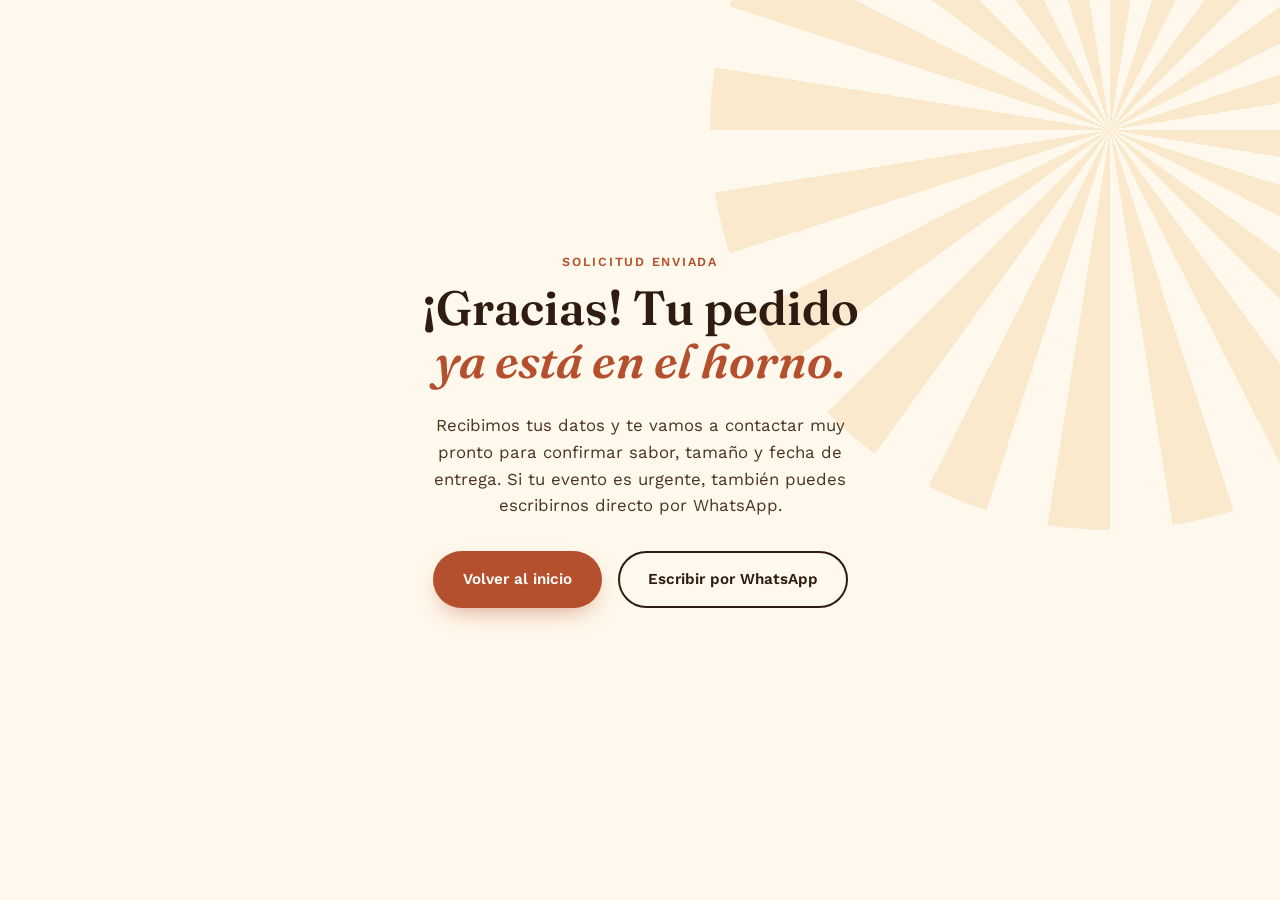
<file: gracias.html>
<!DOCTYPE html>
<html lang="es">
<head>
<meta charset="UTF-8">
<meta name="viewport" content="width=device-width, initial-scale=1.0">
<title>¡Gracias por tu pedido! — Pasteles El Sol</title>
<link rel="preconnect" href="https://fonts.googleapis.com">
<link rel="preconnect" href="https://fonts.gstatic.com" crossorigin>
<link href="https://fonts.googleapis.com/css2?family=Fraunces:ital,opsz,wght@0,9..144,400;0,9..144,600;0,9..144,700;1,9..144,500;1,9..144,600&family=Work+Sans:wght@400;500;600;700&display=swap" rel="stylesheet">
<link rel="stylesheet" href="styles.css">
</head>
<body>

<section class="hero" style="min-height: 100vh; display: flex; align-items: center; padding-top: 0;">
  <div class="hero__sunburst" aria-hidden="true"></div>
  <div class="container" style="position: relative; text-align: center; max-width: 620px;">
    <p class="eyebrow" style="justify-content:center; display:flex;">Solicitud enviada</p>
    <h1 style="font-size: clamp(2rem, 5vw, 3rem);">¡Gracias! Tu pedido<br><em>ya está en el horno.</em></h1>
    <p class="hero__lead" style="margin: 0 auto 32px;">
      Recibimos tus datos y te vamos a contactar muy pronto para confirmar
      sabor, tamaño y fecha de entrega. Si tu evento es urgente, también
      puedes escribirnos directo por WhatsApp.
    </p>
    <div class="hero__actions" style="justify-content: center;">
      <a href="index.html" class="btn btn--primary">Volver al inicio</a>
      <a href="https://wa.me/573000000000" class="btn btn--ghost" target="_blank" rel="noopener">Escribir por WhatsApp</a>
    </div>
  </div>
</section>

</body>
</html>
</file>
<file: styles.css>
/* =========================================================
   PASTELES EL SOL — Design tokens
   ========================================================= */
:root{
  --sol: #E8A33D;        /* dorado sol - acento principal */
  --sol-suave: #F6C97C;
  --terracota: #B5502E;  /* horno / CTA */
  --terracota-oscuro: #8E3B20;
  --crema: #FFF8EC;      /* fondo cálido */
  --blanco: #FFFDF9;
  --espresso: #2E1B12;   /* fondo oscuro / texto */
  --espresso-suave: #4A3223;
  --guayaba: #6E8F52;    /* acento fresco */

  --font-display: "Fraunces", serif;
  --font-body: "Work Sans", sans-serif;

  --radius: 18px;
  --shadow-card: 0 18px 40px -20px rgba(46, 27, 18, 0.35);
  --container: 1180px;
}

*, *::before, *::after{ box-sizing: border-box; }

html{ scroll-behavior: smooth; }

body{
  margin: 0;
  font-family: var(--font-body);
  color: var(--espresso);
  background: var(--blanco);
  line-height: 1.6;
  -webkit-font-smoothing: antialiased;
}

img{ max-width: 100%; display: block; }

a{ color: inherit; text-decoration: none; }

h1, h2, h3{
  font-family: var(--font-display);
  font-weight: 600;
  line-height: 1.1;
  margin: 0 0 0.5em;
  color: var(--espresso);
}

p{ margin: 0 0 1em; }

em{ font-style: italic; color: var(--terracota); }

.container{
  width: 100%;
  max-width: var(--container);
  margin: 0 auto;
  padding: 0 24px;
}

.eyebrow{
  font-family: var(--font-body);
  font-weight: 600;
  letter-spacing: 0.14em;
  text-transform: uppercase;
  font-size: 0.78rem;
  color: var(--terracota);
  margin: 0 0 0.8em;
}
.eyebrow--light{ color: var(--sol); }

/* =========================================================
   BOTONES
   ========================================================= */
.btn{
  display: inline-flex;
  align-items: center;
  justify-content: center;
  gap: 8px;
  padding: 14px 28px;
  border-radius: 999px;
  font-weight: 600;
  font-size: 0.95rem;
  border: 2px solid transparent;
  cursor: pointer;
  transition: transform 0.15s ease, box-shadow 0.15s ease, background 0.15s ease;
}
.btn:hover{ transform: translateY(-2px); }
.btn:focus-visible{ outline: 3px solid var(--sol); outline-offset: 3px; }

.btn--primary{
  background: var(--terracota);
  color: var(--blanco);
  box-shadow: 0 10px 24px -10px rgba(181, 80, 46, 0.6);
}
.btn--primary:hover{ background: var(--terracota-oscuro); }

.btn--ghost{
  background: transparent;
  border-color: var(--espresso);
  color: var(--espresso);
}
.btn--ghost:hover{ background: var(--espresso); color: var(--crema); }

.btn--small{ padding: 10px 20px; font-size: 0.85rem; }
.btn--full{ width: 100%; padding: 16px 28px; }

/* =========================================================
   HEADER
   ========================================================= */
.header{
  position: sticky;
  top: 0;
  z-index: 50;
  background: rgba(255, 253, 249, 0.92);
  backdrop-filter: blur(8px);
  border-bottom: 1px solid rgba(46, 27, 18, 0.08);
}

.header__inner{
  display: flex;
  align-items: center;
  gap: 28px;
  padding-top: 16px;
  padding-bottom: 16px;
}

.brand{
  display: flex;
  align-items: center;
  gap: 10px;
  margin-right: auto;
}
.brand__text{
  font-family: var(--font-display);
  font-weight: 600;
  font-size: 1.3rem;
  color: var(--espresso);
}
.brand__text em{ color: var(--terracota); font-style: italic; margin-left: 4px; }
.brand__text--light{ color: var(--crema); }
.brand__text--light em{ color: var(--sol); }

.nav{ display: flex; gap: 28px; }
.nav a{
  font-size: 0.92rem;
  font-weight: 500;
  color: var(--espresso-suave);
  position: relative;
  padding: 4px 0;
}
.nav a:hover{ color: var(--terracota); }
.nav a::after{
  content: "";
  position: absolute;
  left: 0; bottom: -2px;
  width: 0; height: 2px;
  background: var(--sol);
  transition: width 0.2s ease;
}
.nav a:hover::after{ width: 100%; }

.menu-toggle{ display: none; }
.menu-toggle__label{
  display: none;
  flex-direction: column;
  gap: 5px;
  cursor: pointer;
}
.menu-toggle__label span{
  width: 24px; height: 2px; background: var(--espresso);
}
.nav-mobile{ display: none; }

/* =========================================================
   SCALLOP DIVIDER (borde de masa horneada)
   ========================================================= */
.scallop{
  height: 26px;
  width: 100%;
  background-image: radial-gradient(circle at 50% 0%, transparent 12px, var(--crema) 13px);
  background-size: 26px 26px;
  background-repeat: repeat-x;
}
.scallop--down{ background-color: var(--hero-bg, transparent); }

/* =========================================================
   HERO
   ========================================================= */
.hero{
  position: relative;
  overflow: hidden;
  background: var(--crema);
  padding-top: 64px;
}

.hero__sunburst{
  position: absolute;
  top: -30%;
  right: -18%;
  width: 800px;
  height: 800px;
  border-radius: 50%;
  background: repeating-conic-gradient(
    from 0deg,
    rgba(232, 163, 61, 0.18) 0deg 9deg,
    rgba(232, 163, 61, 0) 9deg 18deg
  );
  pointer-events: none;
}

.hero__inner{
  position: relative;
  display: grid;
  grid-template-columns: 1.05fr 0.95fr;
  gap: 48px;
  align-items: center;
  padding-bottom: 72px;
}

.hero__copy h1{
  font-size: clamp(2.4rem, 4.6vw, 3.6rem);
  margin-bottom: 0.4em;
}

.hero__lead{
  max-width: 46ch;
  font-size: 1.05rem;
  color: var(--espresso-suave);
}

.hero__actions{
  display: flex;
  gap: 16px;
  margin: 28px 0 40px;
  flex-wrap: wrap;
}

.hero__stats{
  list-style: none;
  display: flex;
  gap: 36px;
  padding: 0;
  margin: 0;
}
.hero__stats li{ display: flex; flex-direction: column; }
.hero__stats strong{
  font-family: var(--font-display);
  font-size: 1.6rem;
  color: var(--terracota);
}
.hero__stats span{ font-size: 0.8rem; color: var(--espresso-suave); }

.hero__figure{ position: relative; }
.hero__frame{
  border-radius: 50% 50% 48% 52% / 55% 52% 48% 45%;
  overflow: hidden;
  border: 6px solid var(--blanco);
  box-shadow: var(--shadow-card);
  aspect-ratio: 1 / 1;
}
.hero__frame img{ width: 100%; height: 100%; object-fit: cover; }

.hero__badge{
  position: absolute;
  bottom: 6%;
  left: -6%;
  background: var(--blanco);
  border-radius: 14px;
  padding: 12px 18px;
  box-shadow: var(--shadow-card);
  display: flex;
  flex-direction: column;
  line-height: 1.2;
}
.hero__badge span{ font-size: 0.72rem; color: var(--guayaba); font-weight: 600; text-transform: uppercase; letter-spacing: 0.08em; }
.hero__badge strong{ font-family: var(--font-display); font-size: 1rem; }

/* =========================================================
   SECTION BASE
   ========================================================= */
.section{ padding: 88px 0; }
.section--cream{ background: var(--crema); }
.section--dark{ background: var(--espresso); color: var(--crema); }
.section--dark h2{ color: var(--crema); }
.section--dark p{ color: rgba(255, 248, 236, 0.78); }

.section__head{ max-width: 640px; margin: 0 0 48px; }
.section__head h2{ font-size: clamp(1.9rem, 3.2vw, 2.5rem); }
.section__lead{ color: var(--espresso-suave); }

/* =========================================================
   NOSOTROS
   ========================================================= */
.about{
  display: grid;
  grid-template-columns: 0.85fr 1.15fr;
  gap: 56px;
  align-items: center;
}
.about__figure img{
  border-radius: var(--radius);
  box-shadow: var(--shadow-card);
  aspect-ratio: 4 / 5;
  object-fit: cover;
}
.about__copy h2{ font-size: clamp(1.8rem, 3vw, 2.3rem); }
.about__points{
  display: grid;
  gap: 20px;
  margin-top: 28px;
}
.point{ display: flex; gap: 14px; align-items: flex-start; }
.point__icon{ font-size: 1.4rem; line-height: 1; }
.point h3{ font-size: 1rem; margin-bottom: 0.2em; }
.point p{ margin: 0; font-size: 0.92rem; color: var(--espresso-suave); }

/* =========================================================
   PRODUCTOS
   ========================================================= */
.grid--products{
  display: grid;
  grid-template-columns: repeat(3, 1fr);
  gap: 28px;
}

.card{
  background: var(--blanco);
  border-radius: var(--radius);
  overflow: hidden;
  box-shadow: var(--shadow-card);
  transition: transform 0.2s ease;
}
.card:hover{ transform: translateY(-6px); }

.card__img{ position: relative; aspect-ratio: 4 / 3; overflow: hidden; }
.card__img img{ width: 100%; height: 100%; object-fit: cover; }

.tag{
  position: absolute;
  top: 12px;
  left: 12px;
  background: var(--sol);
  color: var(--espresso);
  font-size: 0.7rem;
  font-weight: 700;
  text-transform: uppercase;
  letter-spacing: 0.06em;
  padding: 6px 12px;
  border-radius: 999px;
}

.card__body{ padding: 20px 22px 24px; }
.card__body h3{ font-size: 1.15rem; margin-bottom: 0.3em; }
.card__body p{ font-size: 0.9rem; color: var(--espresso-suave); margin-bottom: 0.9em; }
.price{ font-family: var(--font-display); font-weight: 600; color: var(--terracota); }

/* =========================================================
   PROCESO / VIDEO
   ========================================================= */
.proceso{
  display: grid;
  grid-template-columns: 0.9fr 1.1fr;
  gap: 56px;
  align-items: center;
}
.proceso__list{
  list-style: none;
  padding: 0;
  margin: 24px 0 0;
  display: grid;
  gap: 14px;
}
.proceso__list li{
  padding-left: 28px;
  position: relative;
  color: rgba(255, 248, 236, 0.85);
}
.proceso__list li::before{
  content: "☀";
  position: absolute;
  left: 0;
  color: var(--sol);
}
.proceso__video video{
  width: 100%;
  border-radius: var(--radius);
  box-shadow: 0 24px 50px -20px rgba(0,0,0,0.5);
  background: #000;
}
.proceso__note{
  margin-top: 12px;
  font-size: 0.78rem;
  color: rgba(255, 248, 236, 0.55);
}

/* =========================================================
   TESTIMONIOS
   ========================================================= */
.grid--testimonials{
  display: grid;
  grid-template-columns: repeat(3, 1fr);
  gap: 28px;
}
.testimonial{
  background: var(--blanco);
  border-radius: var(--radius);
  padding: 30px 26px;
  box-shadow: var(--shadow-card);
  margin: 0;
}
.stars{ color: var(--sol); letter-spacing: 2px; margin-bottom: 12px; }
.testimonial blockquote{
  margin: 0 0 16px;
  font-family: var(--font-display);
  font-style: italic;
  font-size: 1.05rem;
  color: var(--espresso);
}
.testimonial figcaption{
  font-size: 0.82rem;
  color: var(--espresso-suave);
  font-weight: 600;
}

/* =========================================================
   CONTACTO
   ========================================================= */
.contacto{
  display: grid;
  grid-template-columns: 0.9fr 1.1fr;
  gap: 56px;
}

.info-list{
  list-style: none;
  padding: 0;
  margin: 28px 0;
  display: grid;
  gap: 18px;
}
.info-list li{ display: flex; gap: 14px; align-items: flex-start; }
.info-list__icon{ font-size: 1.2rem; }
.info-list strong{ display: block; font-size: 0.9rem; }
.info-list span{ font-size: 0.9rem; color: var(--espresso-suave); }

.social{ display: flex; gap: 12px; }
.social a{
  width: 40px; height: 40px;
  display: flex; align-items: center; justify-content: center;
  border-radius: 50%;
  background: var(--espresso);
  color: var(--crema);
  font-size: 0.72rem;
  font-weight: 700;
}
.social a:hover{ background: var(--terracota); }

.qr-card{
  display: flex;
  align-items: center;
  gap: 16px;
  margin-top: 28px;
  padding: 16px 18px;
  background: var(--blanco);
  border-radius: 14px;
  box-shadow: var(--shadow-card);
  max-width: 340px;
}
.qr-card img{
  width: 84px;
  height: 84px;
  border-radius: 8px;
  border: 1px solid rgba(46, 27, 18, 0.08);
}
.qr-card__text{ display: flex; flex-direction: column; gap: 2px; }
.qr-card__text strong{ font-family: var(--font-display); font-size: 1rem; }
.qr-card__text span{ font-size: 0.82rem; color: var(--espresso-suave); }

/* Campo trampa anti-spam: oculto para personas, visible para bots */
.field--hidden{
  position: absolute;
  left: -9999px;
  width: 1px;
  height: 1px;
  opacity: 0;
  pointer-events: none;
}

.contacto__form-wrap{
  background: var(--crema);
  border-radius: var(--radius);
  padding: 36px;
  box-shadow: var(--shadow-card);
}

.form__row{
  display: grid;
  grid-template-columns: 1fr 1fr;
  gap: 18px;
}

.field{ margin-bottom: 18px; display: flex; flex-direction: column; gap: 6px; }
.field label{ font-size: 0.82rem; font-weight: 600; color: var(--espresso-suave); }

.field input[type="text"],
.field input[type="tel"],
.field input[type="email"],
.field input[type="date"],
.field select,
.field textarea{
  font-family: var(--font-body);
  font-size: 0.95rem;
  padding: 12px 14px;
  border: 1.5px solid rgba(46, 27, 18, 0.16);
  border-radius: 10px;
  background: var(--blanco);
  color: var(--espresso);
  resize: vertical;
}
.field input:focus,
.field select:focus,
.field textarea:focus{
  outline: none;
  border-color: var(--terracota);
  box-shadow: 0 0 0 3px rgba(181, 80, 46, 0.15);
}

.field--checkbox{
  flex-direction: row;
  align-items: flex-start;
  gap: 10px;
}
.field--checkbox input{ margin-top: 4px; }
.field--checkbox label{ font-weight: 400; font-size: 0.85rem; }

/* =========================================================
   FOOTER
   ========================================================= */
.footer{ background: var(--espresso); color: var(--crema); padding: 56px 0 0; }
.footer__inner{
  display: flex;
  justify-content: space-between;
  align-items: flex-start;
  gap: 32px;
  flex-wrap: wrap;
  padding-bottom: 36px;
  border-bottom: 1px solid rgba(255,255,255,0.1);
}
.footer__brand p{
  max-width: 32ch;
  color: rgba(255, 248, 236, 0.65);
  font-size: 0.88rem;
  margin-top: 10px;
}
.footer__links{ display: flex; gap: 24px; flex-wrap: wrap; }
.footer__links a{ font-size: 0.88rem; color: rgba(255, 248, 236, 0.8); }
.footer__links a:hover{ color: var(--sol); }

.footer__bottom{
  padding: 20px 24px;
  text-align: center;
  font-size: 0.78rem;
  color: rgba(255, 248, 236, 0.5);
}

/* =========================================================
   ACCESIBILIDAD / MOTION
   ========================================================= */
@media (prefers-reduced-motion: reduce){
  html{ scroll-behavior: auto; }
  *, *::before, *::after{ transition: none !important; animation: none !important; }
}

/* =========================================================
   RESPONSIVE
   ========================================================= */
@media (max-width: 960px){
  .nav{ display: none; }
  .menu-toggle__label{ display: flex; }
  .header__inner .btn--small{ display: none; }

  .menu-toggle:checked ~ .nav-mobile{
    display: flex;
  }
  .nav-mobile{
    display: none;
    flex-direction: column;
    padding: 12px 24px 20px;
    gap: 14px;
    border-top: 1px solid rgba(46,27,18,0.08);
  }
  .nav-mobile a{ font-weight: 500; }

  .hero__inner,
  .about,
  .proceso,
  .contacto{
    grid-template-columns: 1fr;
  }
  .about__figure{ order: -1; }
  .hero__badge{ left: 4%; }

  .grid--products{ grid-template-columns: repeat(2, 1fr); }
  .grid--testimonials{ grid-template-columns: 1fr; }
}

@media (max-width: 600px){
  .section{ padding: 64px 0; }
  .hero__sunburst{ width: 500px; height: 500px; }
  .hero__stats{ flex-wrap: wrap; row-gap: 16px; }
  .form__row{ grid-template-columns: 1fr; }
  .grid--products{ grid-template-columns: 1fr; }
  .contacto__form-wrap{ padding: 24px; }
}
</file>
